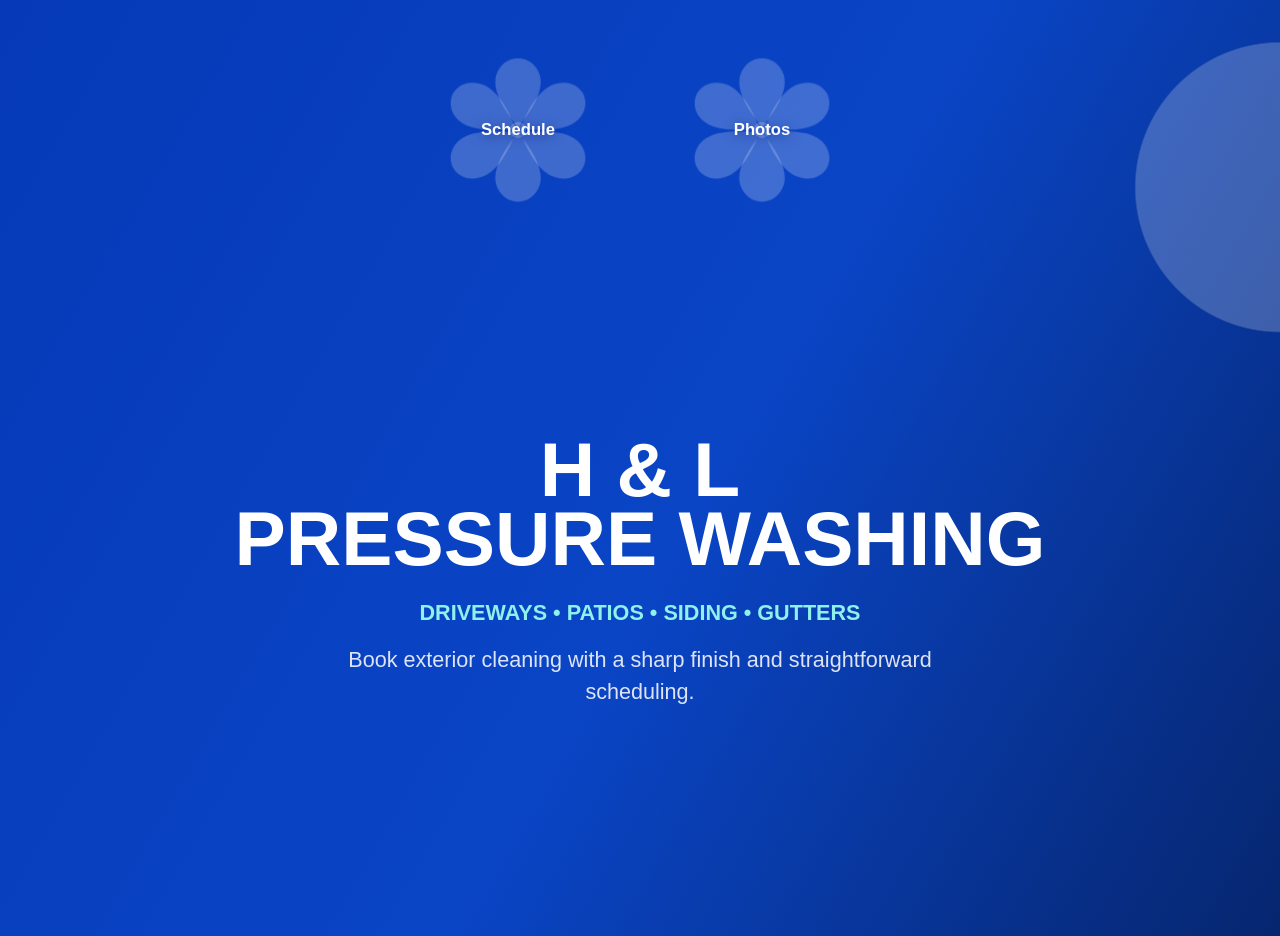
<file: projects/HL-PRESSURE-WASHING/index.html>
<!doctype html>
<html lang="en">
<head>
  <meta charset="utf-8">
  <meta name="viewport" content="width=device-width, initial-scale=1">
  <title>HL Pressure Washing</title>
  <link rel="stylesheet" href="assets/styles.css">
</head>
<body>
  <div class="site-shell">
    <header class="topbar landing-topbar">
      <nav class="icon-nav" aria-label="Main navigation">
        <a class="icon-link" href="schedule.html" aria-label="Go to scheduling">
          <svg class="droplet-logo" viewBox="0 0 128 128" aria-hidden="true">
            <path class="droplet-petal petal-1" d="M64 62C49 43 42 29 45 17 48 7 56 2 64 2s16 5 19 15c3 12-4 26-19 45Z"/>
            <path class="droplet-petal petal-2" d="M66 63c9-23 19-36 31-39 10-3 19 1 23 8s3 17-5 24c-9 8-25 9-49 7Z"/>
            <path class="droplet-petal petal-3" d="M66 66c24-2 40-1 49 7 8 7 9 17 5 24s-13 11-23 8c-12-3-22-16-31-39Z"/>
            <path class="droplet-petal petal-4" d="M64 66c15 19 22 33 19 45-3 10-11 15-19 15s-16-5-19-15c-3-12 4-26 19-45Z"/>
            <path class="droplet-petal petal-5" d="M62 66c-9 23-19 36-31 39-10 3-19-1-23-8s-3-17 5-24c9-8 25-9 49-7Z"/>
            <path class="droplet-petal petal-6" d="M62 63c-24 2-40 1-49-7-8-7-9-17-5-24s13-11 23-8c12 3 22 16 31 39Z"/>
            <circle cx="64" cy="64" r="7"/>
          </svg>
          <span>Schedule</span>
        </a>
        <a class="icon-link" href="work.html" aria-label="Go to photos">
          <svg class="droplet-logo" viewBox="0 0 128 128" aria-hidden="true">
            <path class="droplet-petal petal-1" d="M64 62C49 43 42 29 45 17 48 7 56 2 64 2s16 5 19 15c3 12-4 26-19 45Z"/>
            <path class="droplet-petal petal-2" d="M66 63c9-23 19-36 31-39 10-3 19 1 23 8s3 17-5 24c-9 8-25 9-49 7Z"/>
            <path class="droplet-petal petal-3" d="M66 66c24-2 40-1 49 7 8 7 9 17 5 24s-13 11-23 8c-12-3-22-16-31-39Z"/>
            <path class="droplet-petal petal-4" d="M64 66c15 19 22 33 19 45-3 10-11 15-19 15s-16-5-19-15c-3-12 4-26 19-45Z"/>
            <path class="droplet-petal petal-5" d="M62 66c-9 23-19 36-31 39-10 3-19-1-23-8s-3-17 5-24c9-8 25-9 49-7Z"/>
            <path class="droplet-petal petal-6" d="M62 63c-24 2-40 1-49-7-8-7-9-17-5-24s13-11 23-8c12 3 22 16 31 39Z"/>
            <circle cx="64" cy="64" r="7"/>
          </svg>
          <span>Photos</span>
        </a>
      </nav>
    </header>

    <main class="hero hero-simple">
      <section class="hero-copy hero-centered" aria-labelledby="home-title">
        <h1 id="home-title">
          <span>H &amp; L</span>
          <span>Pressure Washing</span>
        </h1>
        <p class="service-line">Driveways &bull; Patios &bull; Siding &bull; Gutters</p>
        <p class="hero-subcopy">Book exterior cleaning with a sharp finish and straightforward scheduling.</p>
      </section>
    </main>
  </div>

  <script src="assets/site.js"></script>
</body>
</html>
</file>
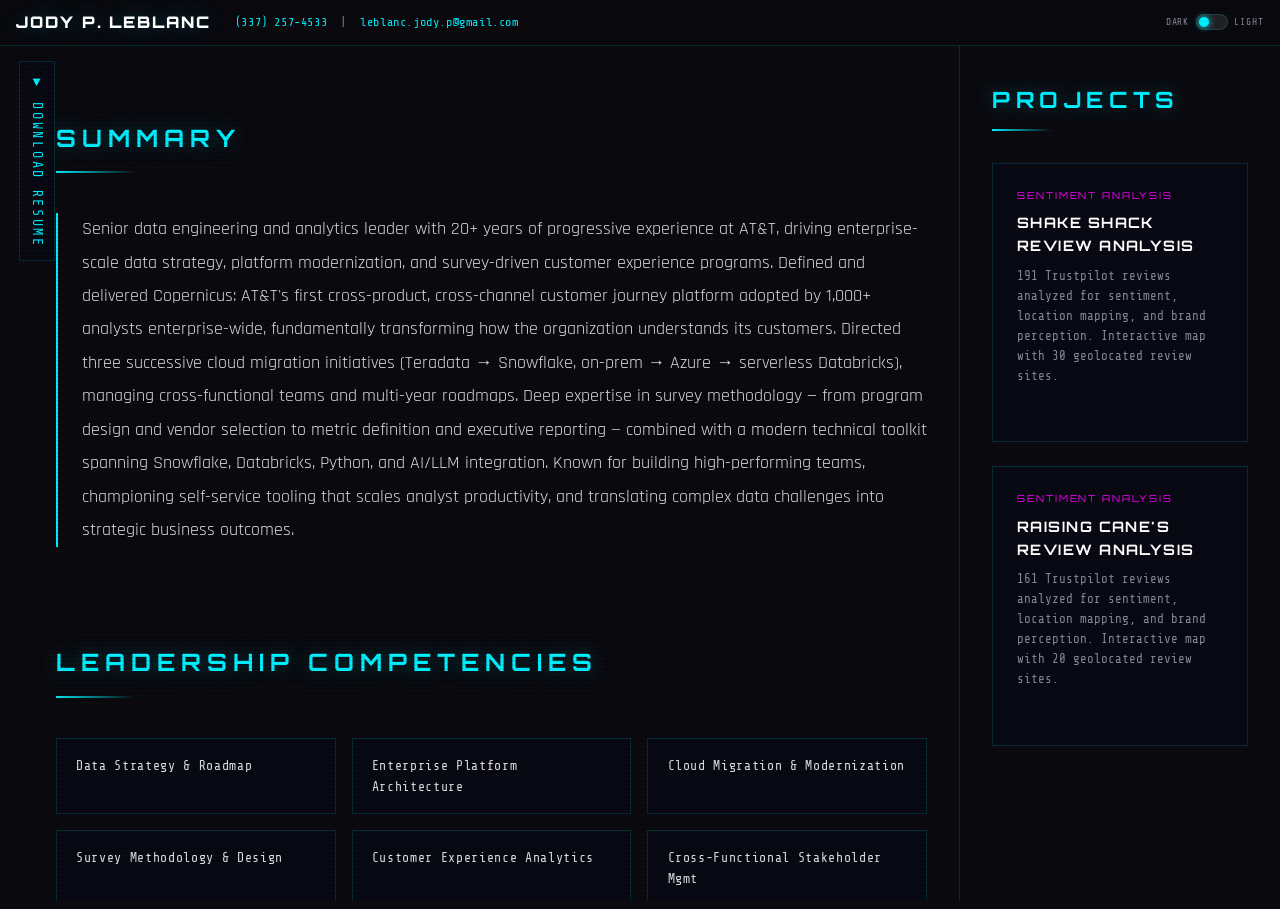
<file: projects/website/index.html>
<!DOCTYPE html>
<html lang="en">
<head>
    <meta charset="UTF-8">
    <meta name="viewport" content="width=device-width, initial-scale=1.0">
    <title>JODY P. LEBLANC</title>
    <style>
        @import url('https://fonts.googleapis.com/css2?family=Orbitron:wght@400;700;900&family=Rajdhani:wght@300;400;500;600;700&family=Share+Tech+Mono&display=swap');

        :root {
            --neon-cyan: #00f0ff;
            --neon-magenta: #ff00ff;
            --dark-bg: #0a0a0f;
            --card-bg: rgba(10, 10, 20, 0.85);
            --border-glow: rgba(0, 240, 255, 0.15);
            --text-primary: #e0e0e8;
            --text-dim: #888898;
        }

        body.light-mode {
            --neon-cyan: #0077aa;
            --neon-magenta: #aa0077;
            --dark-bg: #f0f0f5;
            --card-bg: rgba(255, 255, 255, 0.9);
            --border-glow: rgba(0, 119, 170, 0.2);
            --text-primary: #1a1a2e;
            --text-dim: #555566;
        }

        body.light-mode .top-bar { background: rgba(240, 240, 245, 0.95); }
        body.light-mode .top-bar h1 { color: #1a1a2e; }
        body.light-mode .project-card .card-title { color: #1a1a2e; }
        body.light-mode::after { display: none; }

        * { margin: 0; padding: 0; box-sizing: border-box; }

        html { scroll-behavior: smooth; }

        body {
            background: var(--dark-bg);
            color: var(--text-primary);
            font-family: 'Rajdhani', sans-serif;
            font-weight: 400;
            line-height: 1.6;
            overflow-x: hidden;
        }

        /* === SCANLINE OVERLAY === */
        body::after {
            content: '';
            position: fixed;
            top: 0; left: 0;
            width: 100%; height: 100%;
            background: repeating-linear-gradient(0deg, transparent, transparent 2px, rgba(0,0,0,0.03) 2px, rgba(0,0,0,0.03) 4px);
            pointer-events: none;
            z-index: 1000;
        }

        /* === TOP BAR === */
        .top-bar {
            position: fixed;
            top: 0; left: 0;
            width: 100%;
            z-index: 100;
            display: flex;
            flex-wrap: wrap;
            align-items: center;
            gap: 0.4rem 1.5rem;
            padding: 0.6rem 1rem;
            background: rgba(10, 10, 15, 0.92);
            backdrop-filter: blur(10px);
            border-bottom: 1px solid var(--border-glow);
        }

        .top-bar h1 {
            font-family: 'Orbitron', sans-serif;
            font-weight: 900;
            font-size: clamp(0.65rem, 1.4vw, 1rem);
            letter-spacing: 0.12em;
            color: #fff;
            text-shadow: 0 0 20px rgba(0, 240, 255, 0.3);
        }

        .top-bar .contact-line {
            font-family: 'Share Tech Mono', monospace;
            font-size: clamp(0.6rem, 1.2vw, 0.75rem);
            color: var(--text-dim);
            letter-spacing: 0.05em;
        }

        .top-bar .contact-line a {
            color: var(--neon-cyan);
            text-decoration: none;
            transition: text-shadow 0.3s;
        }

        .top-bar .contact-line a:hover {
            text-shadow: 0 0 10px var(--neon-cyan);
        }

        /* === LAYOUT === */
        .layout {
            display: flex;
            margin-top: 42px; /* top-bar height */
            height: calc(100vh - 42px);
        }

        /* === LEFT PANEL — RESUME === */
        .panel-resume {
            flex: 0 0 75%;
            border-right: 1px solid var(--border-glow);
        }

        .panel-resume iframe {
            width: 100%;
            height: 100%;
            border: none;
        }

        /* === RIGHT PANEL — PROJECTS === */
        .panel-projects {
            flex: 1;
            overflow-y: auto;
            padding: 2.5rem 2rem;
            min-width: 0;
        }

        .panel-projects::-webkit-scrollbar { width: 4px; }
        .panel-projects::-webkit-scrollbar-track { background: transparent; }
        .panel-projects::-webkit-scrollbar-thumb { background: rgba(0, 240, 255, 0.2); border-radius: 2px; }

        .projects-header {
            font-family: 'Orbitron', sans-serif;
            font-weight: 700;
            font-size: clamp(1rem, 2vw, 1.4rem);
            letter-spacing: 0.25em;
            color: var(--neon-cyan);
            text-shadow: 0 0 20px rgba(0, 240, 255, 0.3);
            margin-bottom: 2rem;
            padding-bottom: 0.8rem;
            position: relative;
        }

        .projects-header::after {
            content: '';
            position: absolute;
            bottom: 0; left: 0;
            width: 60px; height: 2px;
            background: linear-gradient(to right, var(--neon-cyan), transparent);
        }

        /* === PROJECT CARDS === */
        .project-card {
            display: block;
            background: var(--card-bg);
            border: 1px solid var(--border-glow);
            padding: 1.5rem;
            margin-bottom: 1.5rem;
            text-decoration: none;
            color: var(--text-primary);
            transition: all 0.3s;
            position: relative;
            overflow: hidden;
        }

        .project-card::before {
            content: '';
            position: absolute;
            top: 0; left: 0;
            width: 3px; height: 100%;
            background: var(--neon-cyan);
            opacity: 0;
            transition: opacity 0.3s;
        }

        .project-card:hover {
            border-color: rgba(0, 240, 255, 0.4);
            background: rgba(0, 240, 255, 0.04);
            transform: translateX(4px);
        }

        .project-card:hover::before { opacity: 1; }

        .project-card .card-tag {
            font-family: 'Orbitron', sans-serif;
            font-size: 0.6rem;
            letter-spacing: 0.2em;
            color: var(--neon-magenta);
            text-transform: uppercase;
            margin-bottom: 0.5rem;
        }

        .project-card .card-title {
            font-family: 'Orbitron', sans-serif;
            font-weight: 700;
            font-size: 0.9rem;
            letter-spacing: 0.1em;
            color: #fff;
            margin-bottom: 0.6rem;
        }

        .project-card .card-desc {
            font-family: 'Share Tech Mono', monospace;
            font-size: 0.78rem;
            color: var(--text-dim);
            line-height: 1.6;
        }

        .project-card .card-arrow {
            font-family: 'Share Tech Mono', monospace;
            font-size: 0.7rem;
            color: var(--neon-cyan);
            margin-top: 0.8rem;
            letter-spacing: 0.1em;
            opacity: 0;
            transition: opacity 0.3s;
        }

        .project-card:hover .card-arrow { opacity: 1; }



        /* === THEME TOGGLE === */
        .theme-toggle {
            margin-left: auto;
            display: flex;
            align-items: center;
            gap: 0.4rem;
        }

        .theme-toggle-label {
            font-family: 'Share Tech Mono', monospace;
            font-size: 0.6rem;
            letter-spacing: 0.1em;
            color: var(--text-dim);
        }

        .theme-toggle-switch {
            position: relative;
            width: 32px;
            height: 16px;
            cursor: pointer;
        }

        .theme-toggle-switch input {
            opacity: 0;
            width: 0;
            height: 0;
        }

        .theme-toggle-slider {
            position: absolute;
            top: 0; left: 0; right: 0; bottom: 0;
            background: rgba(255, 255, 255, 0.1);
            border: 1px solid var(--border-glow);
            border-radius: 16px;
            transition: all 0.3s;
        }

        .theme-toggle-slider::before {
            content: '';
            position: absolute;
            width: 10px;
            height: 10px;
            left: 2px;
            bottom: 2px;
            background: var(--neon-cyan);
            border-radius: 50%;
            transition: transform 0.3s;
            box-shadow: 0 0 6px var(--neon-cyan);
        }

        .theme-toggle-switch input:checked + .theme-toggle-slider {
            background: rgba(0, 119, 170, 0.15);
        }

        .theme-toggle-switch input:checked + .theme-toggle-slider::before {
            transform: translateX(16px);
        }

        /* === RESPONSIVE === */
        @media (max-width: 900px) {
            .layout {
                flex-direction: column;
                height: auto;
            }
            .panel-resume {
                flex: none;
                height: 65vh;
                border-right: none;
                border-bottom: 1px solid var(--border-glow);
            }
            .panel-projects {
                padding: 2rem 1.2rem;
            }
        }
    </style>
</head>
<body>

<div class="top-bar">
    <h1>JODY P. LEBLANC</h1>
    <div class="contact-line">
        <a href="tel:3372574533">(337) 257-4533</a> &nbsp;|&nbsp;
        <a href="mailto:leblanc.jody.p@gmail.com">leblanc.jody.p@gmail.com</a>
    </div>
    <div class="theme-toggle">
        <span class="theme-toggle-label">DARK</span>
        <label class="theme-toggle-switch">
            <input type="checkbox" id="themeSwitch">
            <span class="theme-toggle-slider"></span>
        </label>
        <span class="theme-toggle-label">LIGHT</span>
    </div>
</div>

<div class="layout">
    <div class="panel-resume">
        <iframe src="resume.html" title="Resume"></iframe>
    </div>
    <div class="panel-projects">
        <div class="projects-header">PROJECTS</div>

        <a href="shake-shack-report.html" class="project-card">
            <div class="card-tag">Sentiment Analysis</div>
            <div class="card-title">SHAKE SHACK REVIEW ANALYSIS</div>
            <div class="card-desc">191 Trustpilot reviews analyzed for sentiment, location mapping, and brand perception. Interactive map with 30 geolocated review sites.</div>
            <div class="card-arrow">&#9654; VIEW REPORT</div>
        </a>

        <a href="raising-canes-report.html" class="project-card">
            <div class="card-tag">Sentiment Analysis</div>
            <div class="card-title">RAISING CANE'S REVIEW ANALYSIS</div>
            <div class="card-desc">161 Trustpilot reviews analyzed for sentiment, location mapping, and brand perception. Interactive map with 20 geolocated review sites.</div>
            <div class="card-arrow">&#9654; VIEW REPORT</div>
        </a>
    </div>
</div>

<script>
const themeSwitch = document.getElementById('themeSwitch');
if (localStorage.getItem('theme') === 'light') {
    document.body.classList.add('light-mode');
    themeSwitch.checked = true;
}
themeSwitch.addEventListener('change', () => {
    document.body.classList.toggle('light-mode', themeSwitch.checked);
    localStorage.setItem('theme', themeSwitch.checked ? 'light' : 'dark');
    const iframe = document.querySelector('iframe');
    if (iframe && iframe.contentDocument) {
        iframe.contentDocument.body.classList.toggle('light-mode', themeSwitch.checked);
    }
});
const iframe = document.querySelector('iframe');
if (iframe) {
    iframe.addEventListener('load', () => {
        if (localStorage.getItem('theme') === 'light' && iframe.contentDocument) {
            iframe.contentDocument.body.classList.add('light-mode');
        }
    });
}
</script>
</body>
</html>
</file>
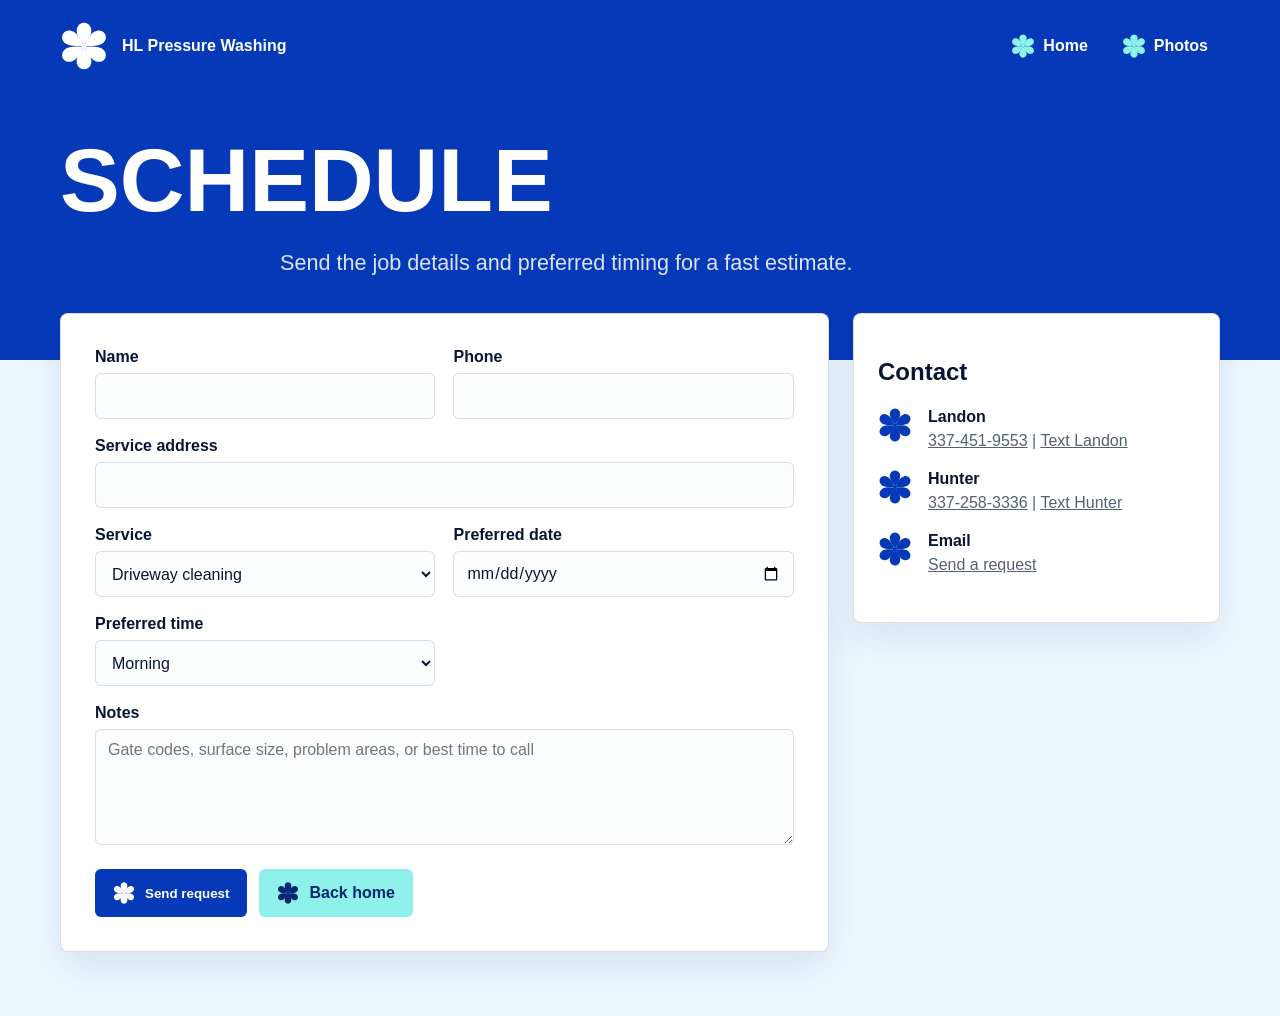
<file: projects/HL-PRESSURE-WASHING/schedule.html>
<!doctype html>
<html lang="en">
<head>
  <meta charset="utf-8">
  <meta name="viewport" content="width=device-width, initial-scale=1">
  <title>Schedule | HL Pressure Washing</title>
  <link rel="stylesheet" href="assets/styles.css">
</head>
<body>
  <div class="page-shell">
    <header class="topbar">
      <a class="brand" href="index.html" aria-label="HL Pressure Washing home">
        <span class="brand-mark" aria-hidden="true"><svg><use href="assets/hl-burst.svg#burst"></use></svg></span>
        <span>HL Pressure Washing</span>
      </a>
      <nav class="nav" aria-label="Main navigation">
        <a class="nav-link" href="index.html">
          <svg aria-hidden="true"><use href="assets/hl-burst.svg#burst"></use></svg>
          Home
        </a>
        <a class="nav-link" href="work.html">
          <svg aria-hidden="true"><use href="assets/hl-burst.svg#burst"></use></svg>
          Photos
        </a>
      </nav>
    </header>

    <main>
      <section class="page-title" aria-labelledby="schedule-title">
        <h1 id="schedule-title">Schedule</h1>
        <p>Send the job details and preferred timing for a fast estimate.</p>
      </section>

      <section class="page-grid">
        <form class="form-panel" id="schedule-request-form" action="mailto:hlpressurwashing@gmail.com,landon.paul.leblanc@gmail.com,moralfamily@gmail.com" method="post" enctype="text/plain">
          <div class="form-grid">
            <div class="field">
              <label for="name">Name</label>
              <input id="name" name="name" autocomplete="name" required>
            </div>
            <div class="field">
              <label for="phone">Phone</label>
              <input id="phone" name="phone" autocomplete="tel" required>
            </div>
            <div class="field full">
              <label for="address">Service address</label>
              <input id="address" name="address" autocomplete="street-address">
            </div>
            <div class="field">
              <label for="service">Service</label>
              <select id="service" name="service">
                <option>Driveway cleaning</option>
                <option>Patio cleaning</option>
                <option>Siding wash</option>
                <option>Gutter cleaning</option>
                <option>Full exterior wash</option>
              </select>
            </div>
            <div class="field">
              <label for="date">Preferred date</label>
              <input id="date" name="preferred_date" type="date">
            </div>
            <div class="field">
              <label for="time">Preferred time</label>
              <select id="time" name="preferred_time">
                <option>Morning</option>
                <option>Afternoon</option>
                <option>Evening</option>
                <option>First available</option>
              </select>
            </div>
            <div class="field full">
              <label for="notes">Notes</label>
              <textarea id="notes" name="notes" placeholder="Gate codes, surface size, problem areas, or best time to call"></textarea>
            </div>
          </div>
          <div class="page-actions">
            <button class="button" type="submit">
              <svg aria-hidden="true"><use href="assets/hl-burst.svg#burst"></use></svg>
              Send request
            </button>
            <a class="button secondary" href="index.html">
              <svg aria-hidden="true"><use href="assets/hl-burst.svg#burst"></use></svg>
              Back home
            </a>
          </div>
        </form>

        <aside class="info-panel">
          <h2>Contact</h2>
          <div class="info-list">
            <div class="info-item">
              <button class="burst-button" type="button" aria-label="Spin icon for Landon contact"><svg aria-hidden="true"><use href="assets/hl-burst.svg#burst"></use></svg></button>
              <div><strong>Landon</strong><p><a href="tel:+13374519553">337-451-9553</a> | <a href="sms:+13374519553">Text Landon</a></p></div>
            </div>
            <div class="info-item">
              <button class="burst-button" type="button" aria-label="Spin icon for Hunter contact"><svg aria-hidden="true"><use href="assets/hl-burst.svg#burst"></use></svg></button>
              <div><strong>Hunter</strong><p><a href="tel:+13372583336">337-258-3336</a> | <a href="sms:+13372583336">Text Hunter</a></p></div>
            </div>
            <div class="info-item">
              <button class="burst-button" type="button" aria-label="Spin icon for email contact"><svg aria-hidden="true"><use href="assets/hl-burst.svg#burst"></use></svg></button>
              <div><strong>Email</strong><p><a href="mailto:hlpressurwashing@gmail.com,landon.paul.leblanc@gmail.com,moralfamily@gmail.com">Send a request</a></p></div>
            </div>
          </div>
        </aside>
      </section>
    </main>
  </div>

  <script src="assets/site.js"></script>
</body>
</html>
</file>
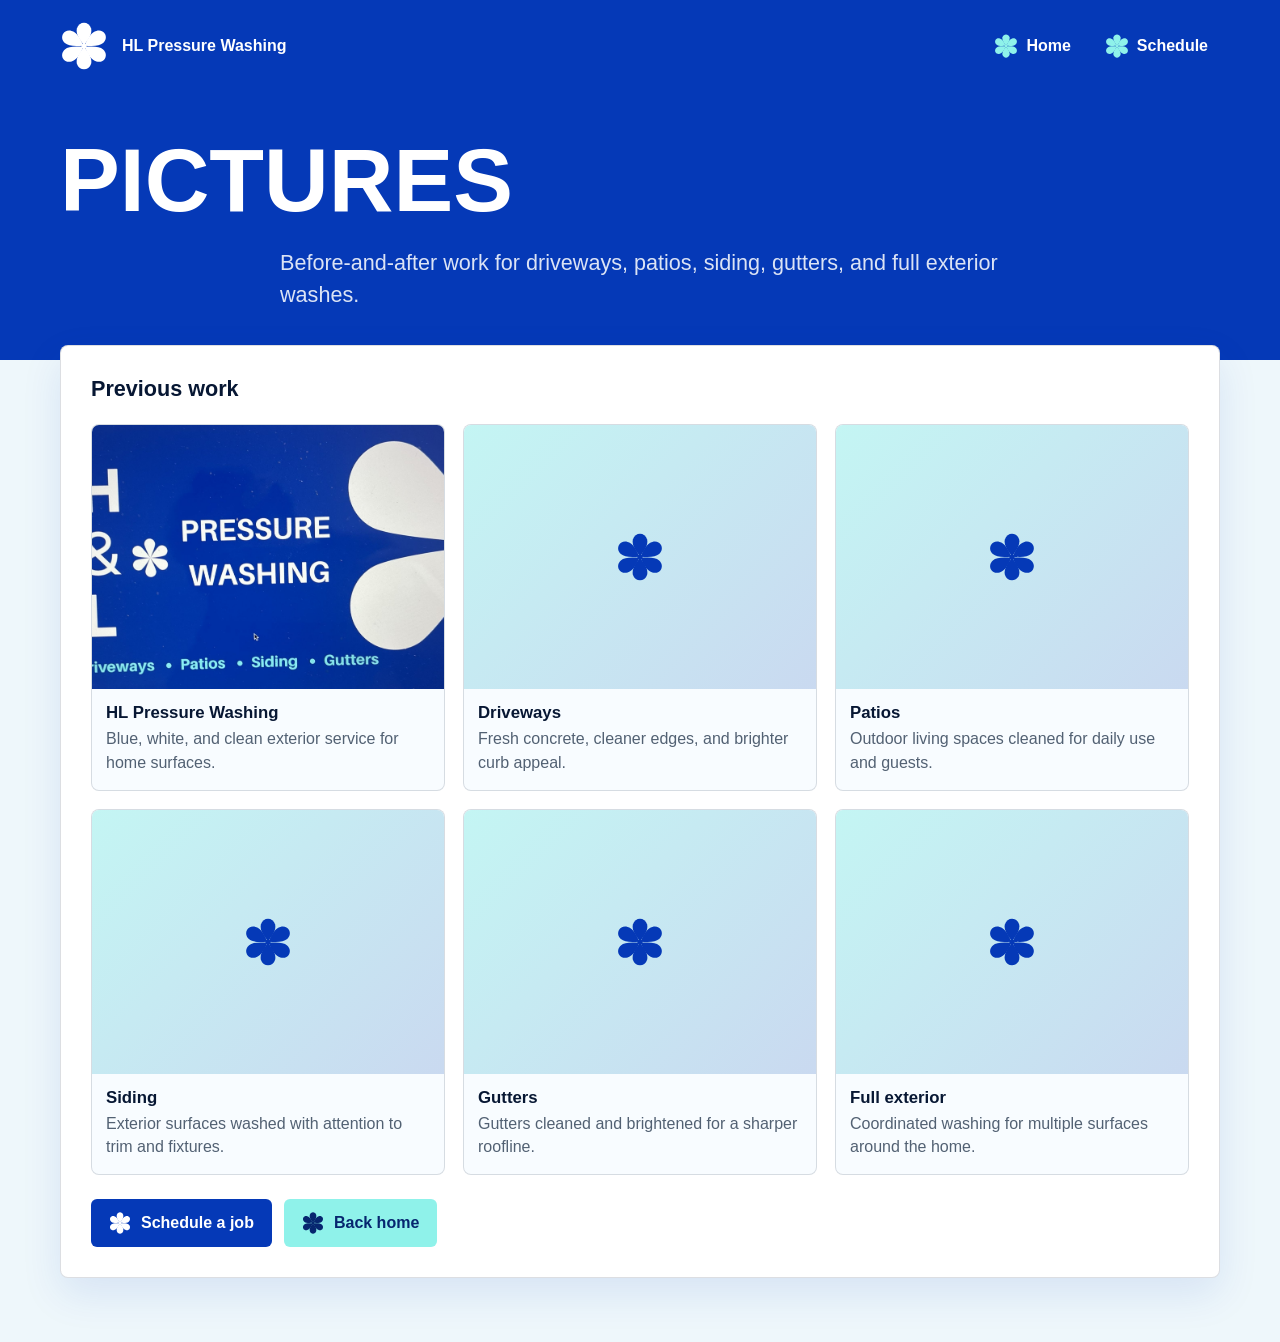
<file: projects/HL-PRESSURE-WASHING/work.html>
<!doctype html>
<html lang="en">
<head>
  <meta charset="utf-8">
  <meta name="viewport" content="width=device-width, initial-scale=1">
  <title>Pictures | HL Pressure Washing</title>
  <link rel="stylesheet" href="assets/styles.css">
</head>
<body>
  <div class="page-shell">
    <header class="topbar">
      <a class="brand" href="index.html" aria-label="HL Pressure Washing home">
        <span class="brand-mark" aria-hidden="true"><svg><use href="assets/hl-burst.svg#burst"></use></svg></span>
        <span>HL Pressure Washing</span>
      </a>
      <nav class="nav" aria-label="Main navigation">
        <a class="nav-link" href="index.html">
          <svg aria-hidden="true"><use href="assets/hl-burst.svg#burst"></use></svg>
          Home
        </a>
        <a class="nav-link" href="schedule.html">
          <svg aria-hidden="true"><use href="assets/hl-burst.svg#burst"></use></svg>
          Schedule
        </a>
      </nav>
    </header>

    <main>
      <section class="page-title" aria-labelledby="pictures-title">
        <h1 id="pictures-title">Pictures</h1>
        <p>Before-and-after work for driveways, patios, siding, gutters, and full exterior washes.</p>
      </section>

      <section class="gallery-wrap">
        <div class="gallery-section">
          <h2>Previous work</h2>
          <div class="gallery-grid">
            <article class="work-card">
              <img src="assets/hl-pressure-washing-sign.jpg" alt="HL Pressure Washing sign used as brand reference">
              <h3>HL Pressure Washing</h3>
              <p>Blue, white, and clean exterior service for home surfaces.</p>
            </article>
            <article class="work-card">
              <div class="work-placeholder">
                <button class="burst-button" type="button" aria-label="Spin driveway gallery icon">
                  <svg aria-hidden="true"><use href="assets/hl-burst.svg#burst"></use></svg>
                </button>
              </div>
              <h3>Driveways</h3>
              <p>Fresh concrete, cleaner edges, and brighter curb appeal.</p>
            </article>
            <article class="work-card">
              <div class="work-placeholder">
                <button class="burst-button" type="button" aria-label="Spin patio gallery icon">
                  <svg aria-hidden="true"><use href="assets/hl-burst.svg#burst"></use></svg>
                </button>
              </div>
              <h3>Patios</h3>
              <p>Outdoor living spaces cleaned for daily use and guests.</p>
            </article>
            <article class="work-card">
              <div class="work-placeholder">
                <button class="burst-button" type="button" aria-label="Spin siding gallery icon">
                  <svg aria-hidden="true"><use href="assets/hl-burst.svg#burst"></use></svg>
                </button>
              </div>
              <h3>Siding</h3>
              <p>Exterior surfaces washed with attention to trim and fixtures.</p>
            </article>
            <article class="work-card">
              <div class="work-placeholder">
                <button class="burst-button" type="button" aria-label="Spin gutter gallery icon">
                  <svg aria-hidden="true"><use href="assets/hl-burst.svg#burst"></use></svg>
                </button>
              </div>
              <h3>Gutters</h3>
              <p>Gutters cleaned and brightened for a sharper roofline.</p>
            </article>
            <article class="work-card">
              <div class="work-placeholder">
                <button class="burst-button" type="button" aria-label="Spin full wash gallery icon">
                  <svg aria-hidden="true"><use href="assets/hl-burst.svg#burst"></use></svg>
                </button>
              </div>
              <h3>Full exterior</h3>
              <p>Coordinated washing for multiple surfaces around the home.</p>
            </article>
          </div>
          <div class="page-actions">
            <a class="button" href="schedule.html">
              <svg aria-hidden="true"><use href="assets/hl-burst.svg#burst"></use></svg>
              Schedule a job
            </a>
            <a class="button secondary" href="index.html">
              <svg aria-hidden="true"><use href="assets/hl-burst.svg#burst"></use></svg>
              Back home
            </a>
          </div>
        </div>
      </section>
    </main>
  </div>

  <script src="assets/site.js"></script>
</body>
</html>
</file>
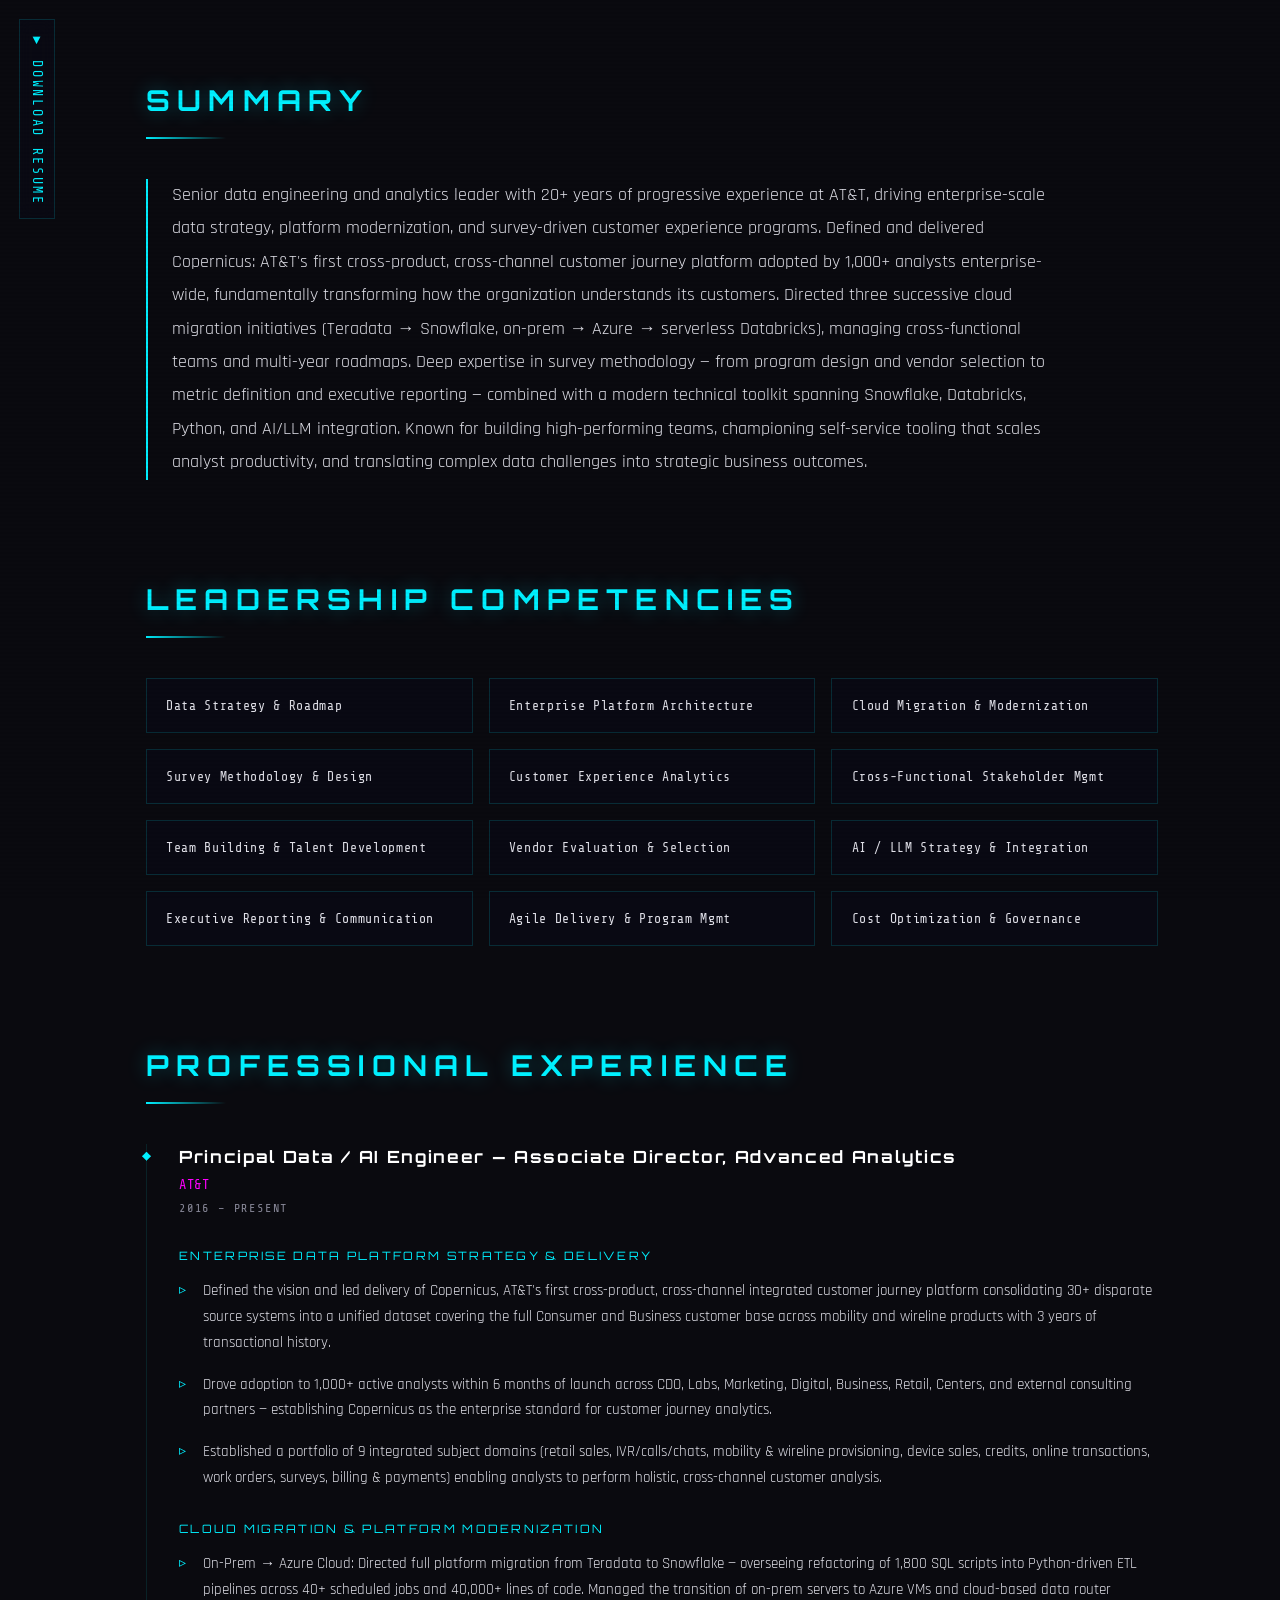
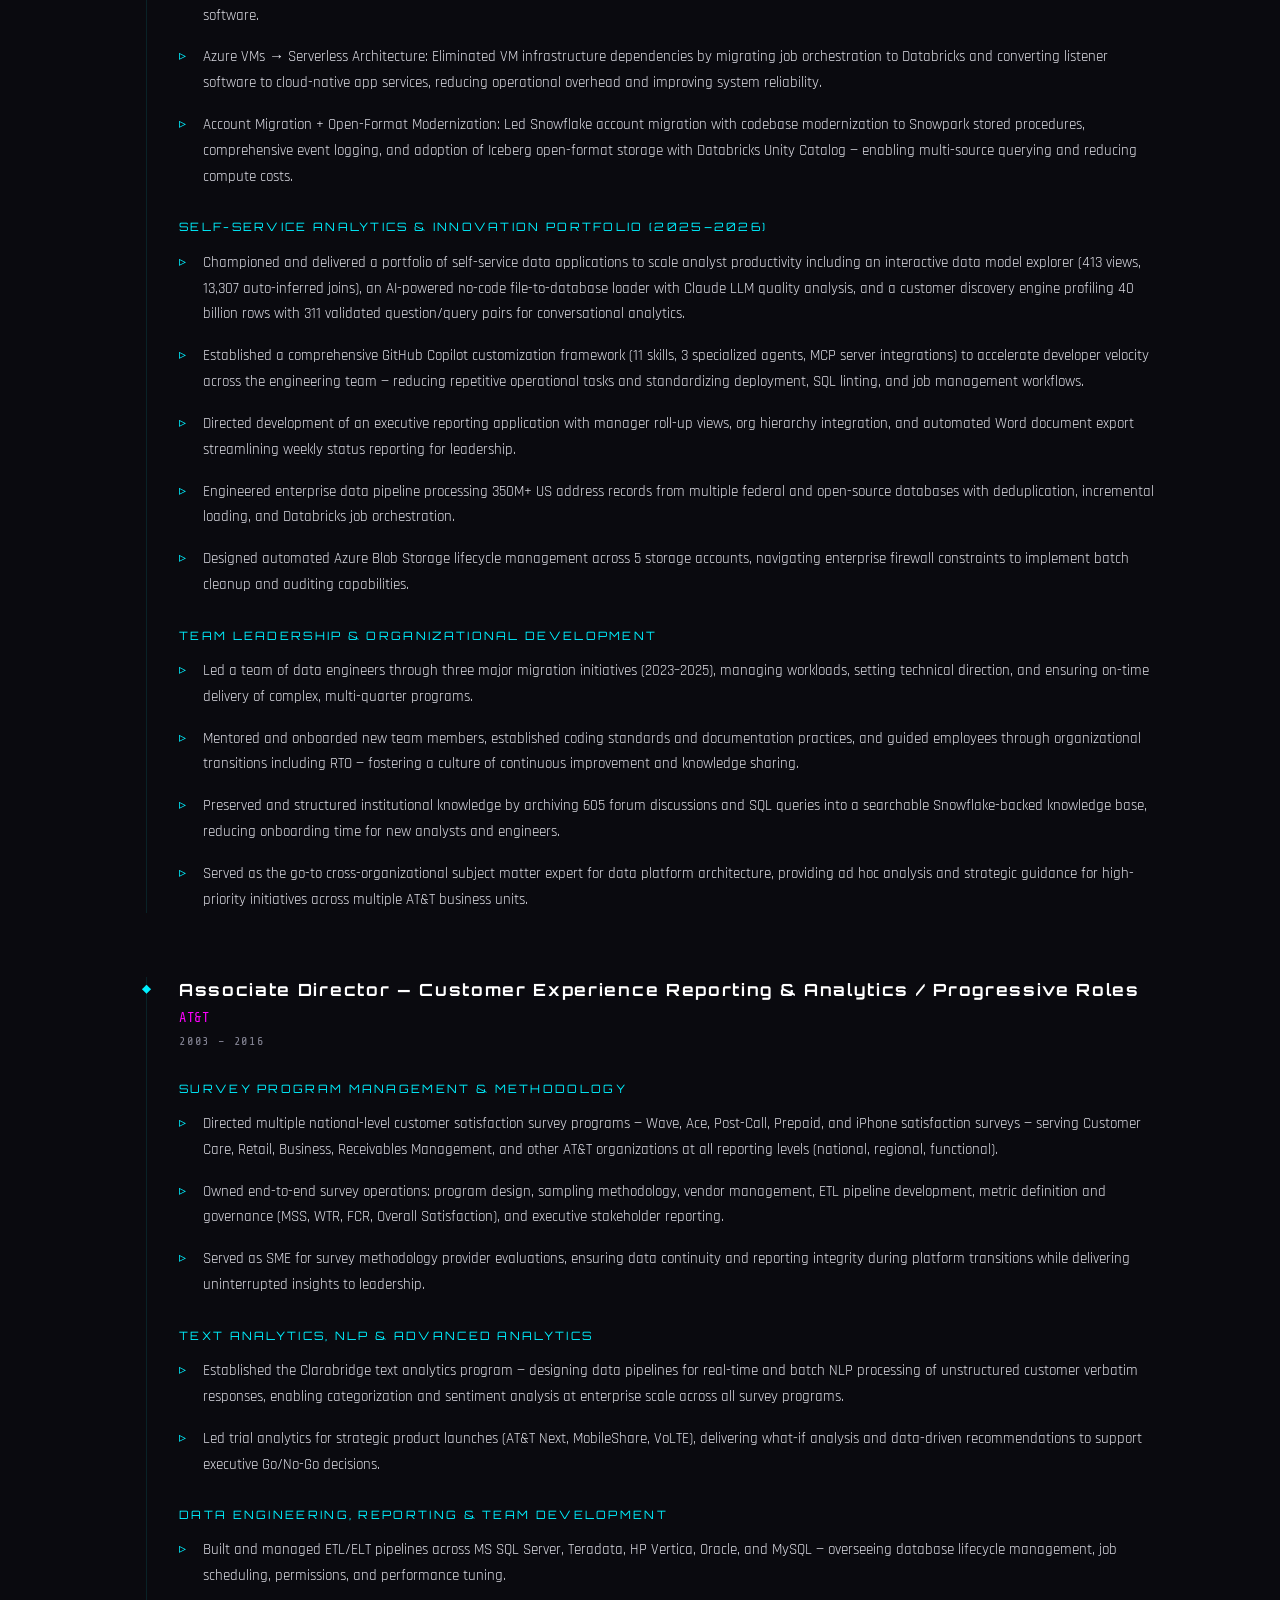
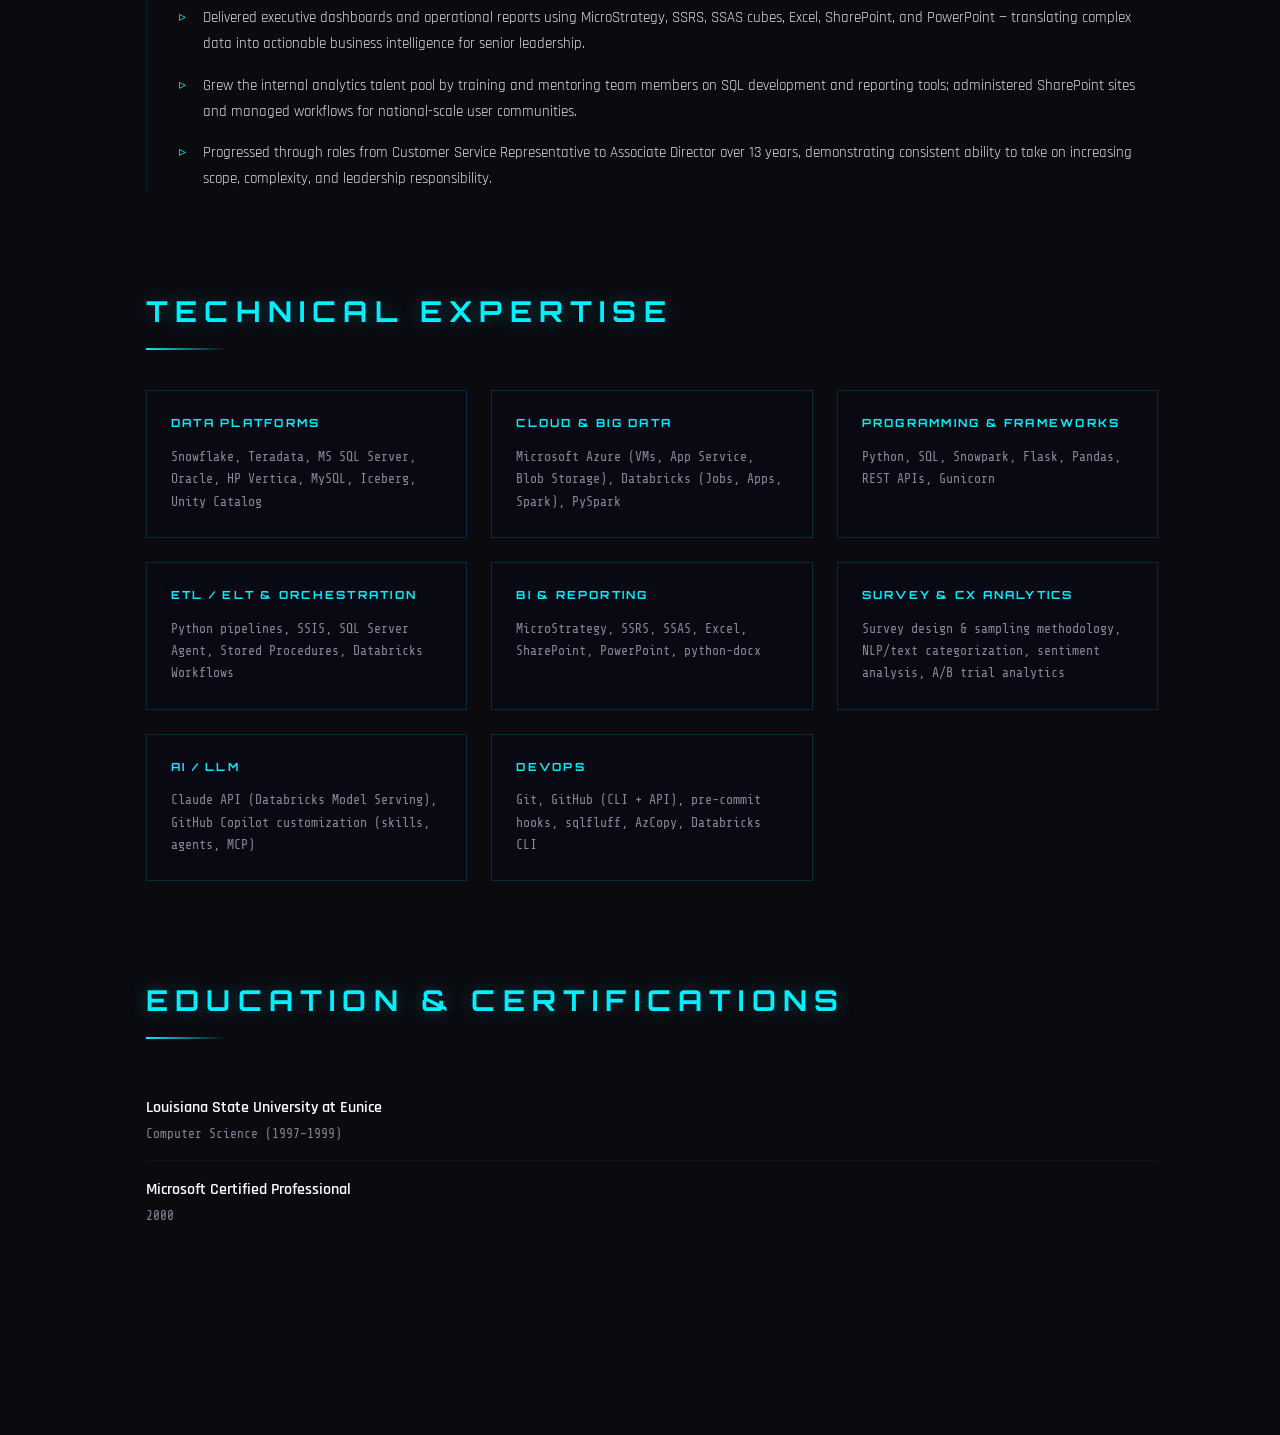
<file: projects/website/resume.html>
<!DOCTYPE html>
<html lang="en">
<head>
    <meta charset="UTF-8">
    <meta name="viewport" content="width=device-width, initial-scale=1.0">
    <title>JODY P. LEBLANC — Resume</title>
    <style>
        @import url('https://fonts.googleapis.com/css2?family=Orbitron:wght@400;700;900&family=Rajdhani:wght@300;400;500;600;700&family=Share+Tech+Mono&display=swap');

        :root {
            --neon-cyan: #00f0ff;
            --neon-magenta: #ff00ff;
            --neon-blue: #4040ff;
            --dark-bg: #0a0a0f;
            --card-bg: rgba(10, 10, 20, 0.85);
            --border-glow: rgba(0, 240, 255, 0.15);
            --text-primary: #e0e0e8;
            --text-dim: #888898;
        }

        body.light-mode {
            --neon-cyan: #0077aa;
            --neon-magenta: #aa0077;
            --neon-blue: #2020aa;
            --dark-bg: #f0f0f5;
            --card-bg: rgba(255, 255, 255, 0.9);
            --border-glow: rgba(0, 119, 170, 0.2);
            --text-primary: #1a1a2e;
            --text-dim: #555566;
        }

        body.light-mode .role-title,
        body.light-mode .resume-header h1,
        body.light-mode .edu-title { color: #1a1a2e; }

        body.light-mode::after { display: none; }

        * { margin: 0; padding: 0; box-sizing: border-box; }

        html {
            scroll-behavior: smooth;
        }

        body {
            background: var(--dark-bg);
            color: var(--text-primary);
            font-family: 'Rajdhani', sans-serif;
            font-weight: 400;
            line-height: 1.6;
            overflow-x: hidden;
        }

        /* === SCANLINE OVERLAY === */
        body::after {
            content: '';
            position: fixed;
            top: 0; left: 0;
            width: 100%; height: 100%;
            background: repeating-linear-gradient(
                0deg,
                transparent,
                transparent 2px,
                rgba(0, 0, 0, 0.03) 2px,
                rgba(0, 0, 0, 0.03) 4px
            );
            pointer-events: none;
            z-index: 1000;
        }

        /* === HEADER === */
        .resume-header {
            text-align: center;
            padding: 4rem 2rem 3rem;
            position: relative;
            z-index: 1;
        }

        .resume-header h1 {
            font-family: 'Orbitron', sans-serif;
            font-weight: 900;
            font-size: clamp(1.6rem, 3.5vw, 2.6rem);
            letter-spacing: 0.2em;
            color: #fff;
            text-shadow: 0 0 40px rgba(0, 240, 255, 0.3);
        }

        .resume-header .subtitle {
            font-family: 'Share Tech Mono', monospace;
            font-size: clamp(0.65rem, 1.2vw, 0.9rem);
            color: var(--neon-cyan);
            letter-spacing: 0.4em;
            margin-top: 0.5rem;
        }

        .resume-header .contact-line {
            font-family: 'Share Tech Mono', monospace;
            font-size: 0.8rem;
            color: var(--text-dim);
            margin-top: 1rem;
            letter-spacing: 0.1em;
        }

        .resume-header .contact-line a {
            color: var(--neon-cyan);
            text-decoration: none;
            transition: text-shadow 0.3s;
        }

        .resume-header .contact-line a:hover {
            text-shadow: 0 0 10px var(--neon-cyan);
        }

        .back-link {
            display: inline-block;
            margin-top: 1.5rem;
            font-family: 'Share Tech Mono', monospace;
            font-size: 0.75rem;
            color: var(--text-dim);
            text-decoration: none;
            letter-spacing: 0.15em;
            transition: color 0.3s, text-shadow 0.3s;
        }

        .back-link:hover {
            color: var(--neon-cyan);
            text-shadow: 0 0 10px var(--neon-cyan);
        }

        /* === SECTIONS === */
        .content {
            position: relative;
            z-index: 1;
            max-width: 1100px;
            margin: 0 auto;
            padding: 0 2rem 6rem 3.5rem;
        }

        section {
            margin-bottom: 6rem;
        }

        .section-label {
            font-family: 'Orbitron', sans-serif;
            font-weight: 700;
            font-size: clamp(1.2rem, 2.5vw, 1.8rem);
            letter-spacing: 0.25em;
            color: var(--neon-cyan);
            text-shadow: 0 0 20px rgba(0, 240, 255, 0.3);
            margin-bottom: 2.5rem;
            position: relative;
            padding-bottom: 1rem;
        }

        .section-label::after {
            content: '';
            position: absolute;
            bottom: 0;
            left: 0;
            width: 80px;
            height: 2px;
            background: linear-gradient(to right, var(--neon-cyan), transparent);
        }

        /* === EXECUTIVE SUMMARY === */
        .summary-text {
            font-size: 1.1rem;
            line-height: 1.9;
            color: var(--text-primary);
            border-left: 2px solid var(--neon-cyan);
            padding-left: 1.5rem;
            max-width: 900px;
        }

        /* === COMPETENCY GRID === */
        .competencies {
            display: grid;
            grid-template-columns: repeat(auto-fit, minmax(260px, 1fr));
            gap: 1rem;
        }

        .competency-item {
            background: var(--card-bg);
            border: 1px solid var(--border-glow);
            padding: 1rem 1.2rem;
            font-family: 'Share Tech Mono', monospace;
            font-size: 0.82rem;
            letter-spacing: 0.05em;
            color: var(--text-primary);
            transition: all 0.3s;
            position: relative;
            overflow: hidden;
        }

        .competency-item::before {
            content: '';
            position: absolute;
            top: 0; left: 0;
            width: 3px; height: 100%;
            background: var(--neon-cyan);
            opacity: 0;
            transition: opacity 0.3s;
        }

        .competency-item:hover {
            border-color: rgba(0, 240, 255, 0.4);
            background: rgba(0, 240, 255, 0.05);
            transform: translateX(4px);
        }

        .competency-item:hover::before {
            opacity: 1;
        }

        /* === EXPERIENCE === */
        .role-block {
            position: relative;
            margin-bottom: 4rem;
            padding-left: 2rem;
            border-left: 1px solid rgba(0, 240, 255, 0.1);
        }

        .role-block::before {
            content: '';
            position: absolute;
            top: 0.5rem;
            left: -5px;
            width: 9px; height: 9px;
            background: var(--neon-cyan);
            box-shadow: 0 0 10px var(--neon-cyan);
            clip-path: polygon(50% 0%, 100% 50%, 50% 100%, 0% 50%);
        }

        .role-title {
            font-family: 'Orbitron', sans-serif;
            font-weight: 700;
            font-size: 1.05rem;
            letter-spacing: 0.1em;
            color: #fff;
        }

        .role-org {
            font-family: 'Share Tech Mono', monospace;
            font-size: 0.85rem;
            color: var(--neon-magenta);
            letter-spacing: 0.05em;
            margin-top: 0.2rem;
        }

        .role-date {
            font-family: 'Share Tech Mono', monospace;
            font-size: 0.75rem;
            color: var(--text-dim);
            letter-spacing: 0.15em;
            margin-top: 0.2rem;
        }

        .role-category {
            font-family: 'Orbitron', sans-serif;
            font-size: 0.72rem;
            letter-spacing: 0.2em;
            color: var(--neon-cyan);
            margin-top: 1.8rem;
            margin-bottom: 0.8rem;
            text-transform: uppercase;
        }

        .role-bullets {
            list-style: none;
            padding: 0;
        }

        .role-bullets li {
            position: relative;
            padding-left: 1.5rem;
            margin-bottom: 1rem;
            font-size: 0.95rem;
            line-height: 1.7;
            color: var(--text-primary);
        }

        .role-bullets li::before {
            content: '▹';
            position: absolute;
            left: 0;
            color: var(--neon-cyan);
            font-size: 0.9rem;
        }

        /* === TECH GRID === */
        .tech-grid {
            display: grid;
            grid-template-columns: repeat(auto-fit, minmax(300px, 1fr));
            gap: 1.5rem;
        }

        .tech-card {
            background: var(--card-bg);
            border: 1px solid var(--border-glow);
            padding: 1.5rem;
            transition: all 0.3s;
        }

        .tech-card:hover {
            border-color: rgba(0, 240, 255, 0.4);
            box-shadow: 0 0 30px rgba(0, 240, 255, 0.05);
        }

        .tech-card h3 {
            font-family: 'Orbitron', sans-serif;
            font-size: 0.7rem;
            letter-spacing: 0.2em;
            color: var(--neon-cyan);
            margin-bottom: 0.8rem;
        }

        .tech-card p {
            font-family: 'Share Tech Mono', monospace;
            font-size: 0.82rem;
            color: var(--text-dim);
            line-height: 1.7;
        }

        /* === EDUCATION === */
        .edu-item {
            padding: 1rem 0;
            border-bottom: 1px solid rgba(0, 240, 255, 0.06);
        }

        .edu-item:last-child {
            border-bottom: none;
        }

        .edu-item .edu-title {
            font-family: 'Rajdhani', sans-serif;
            font-weight: 600;
            font-size: 1rem;
            color: #fff;
        }

        .edu-item .edu-detail {
            font-family: 'Share Tech Mono', monospace;
            font-size: 0.8rem;
            color: var(--text-dim);
            margin-top: 0.2rem;
        }

        /* === ANIMATIONS === */
        @keyframes fadeUp {
            from { opacity: 0; transform: translateY(20px); }
            to { opacity: 1; transform: translateY(0); }
        }

        .reveal {
            opacity: 0;
            transform: translateY(40px);
            transition: opacity 0.8s ease, transform 0.8s ease;
        }

        .reveal.visible {
            opacity: 1;
            transform: translateY(0);
        }

        /* === RESPONSIVE === */
        @media (max-width: 768px) {
            .content { padding: 0 1.2rem 4rem 3.5rem; }
            .role-block { padding-left: 1.2rem; }
        }

        /* === MOBILE HEADER WRAPPER === */
        .mobile-header {
            position: relative;
        }

        /* === FIXED DOWNLOAD LINK === */
        .pdf-download {
            position: fixed;
            left: 1.2rem;
            top: 1.2rem;
            z-index: 100;
            writing-mode: vertical-rl;
            text-orientation: mixed;
            font-family: 'Share Tech Mono', monospace;
            font-size: 0.84rem;
            letter-spacing: 0.2em;
            color: var(--neon-cyan);
            text-decoration: none;
            padding: 0.8rem 0.4rem;
            border: 1px solid var(--border-glow);
            background: rgba(10, 10, 20, 0.9);
            backdrop-filter: blur(10px);
            transition: all 0.3s;
        }

        .pdf-download.scrolled {
            opacity: 0.25;
        }

        .pdf-download:hover {
            opacity: 1 !important;
            border-color: rgba(0, 240, 255, 0.5);
            text-shadow: 0 0 10px var(--neon-cyan);
            background: rgba(0, 240, 255, 0.08);
        }

        @media (max-width: 480px) {
            .competencies { grid-template-columns: 1fr; }
            .tech-grid { grid-template-columns: 1fr; }
            .pdf-download {
                position: static;
                display: block;
                writing-mode: horizontal-tb;
                text-orientation: initial;
                text-align: right;
                font-size: 0.7rem;
                padding: 1rem 1.2rem 0;
                letter-spacing: 0.1em;
                background: none;
                border: none;
                backdrop-filter: none;
                box-shadow: none;
                opacity: 1 !important;
            }
            .content { padding: 0 1.2rem 4rem; }
        }
    </style>
</head>
<body>

<div class="mobile-header">
    <a href="Jody_LeBlanc_Resume.pdf" download class="pdf-download">&#9660; DOWNLOAD RESUME</a>
</div>

<div class="content">

    <br><br><br>

    <!-- SUMMARY -->
    <section id="summary" class="reveal">
        <div class="section-label">SUMMARY</div>
        <p class="summary-text">
            Senior data engineering and analytics leader with 20+ years of progressive experience at AT&amp;T, driving enterprise-scale data strategy, platform modernization, and survey-driven customer experience programs. Defined and delivered Copernicus: AT&amp;T's first cross-product, cross-channel customer journey platform adopted by 1,000+ analysts enterprise-wide, fundamentally transforming how the organization understands its customers. Directed three successive cloud migration initiatives (Teradata &rarr; Snowflake, on-prem &rarr; Azure &rarr; serverless Databricks), managing cross-functional teams and multi-year roadmaps. Deep expertise in survey methodology — from program design and vendor selection to metric definition and executive reporting — combined with a modern technical toolkit spanning Snowflake, Databricks, Python, and AI/LLM integration. Known for building high-performing teams, championing self-service tooling that scales analyst productivity, and translating complex data challenges into strategic business outcomes.
        </p>
    </section>

    <!-- LEADERSHIP COMPETENCIES -->
    <section id="competencies" class="reveal">
        <div class="section-label">LEADERSHIP COMPETENCIES</div>
        <div class="competencies">
            <div class="competency-item">Data Strategy &amp; Roadmap</div>
            <div class="competency-item">Enterprise Platform Architecture</div>
            <div class="competency-item">Cloud Migration &amp; Modernization</div>
            <div class="competency-item">Survey Methodology &amp; Design</div>
            <div class="competency-item">Customer Experience Analytics</div>
            <div class="competency-item">Cross-Functional Stakeholder Mgmt</div>
            <div class="competency-item">Team Building &amp; Talent Development</div>
            <div class="competency-item">Vendor Evaluation &amp; Selection</div>
            <div class="competency-item">AI / LLM Strategy &amp; Integration</div>
            <div class="competency-item">Executive Reporting &amp; Communication</div>
            <div class="competency-item">Agile Delivery &amp; Program Mgmt</div>
            <div class="competency-item">Cost Optimization &amp; Governance</div>
        </div>
    </section>

    <!-- PROFESSIONAL EXPERIENCE -->
    <section id="experience" class="reveal">
        <div class="section-label">PROFESSIONAL EXPERIENCE</div>

        <!-- Role 1 -->
        <div class="role-block">
            <div class="role-title">Principal Data / AI Engineer — Associate Director, Advanced Analytics</div>
            <div class="role-org">AT&amp;T</div>
            <div class="role-date">2016 – PRESENT</div>

            <div class="role-category">Enterprise Data Platform Strategy &amp; Delivery</div>
            <ul class="role-bullets">
                <li>Defined the vision and led delivery of Copernicus, AT&amp;T's first cross-product, cross-channel integrated customer journey platform consolidating 30+ disparate source systems into a unified dataset covering the full Consumer and Business customer base across mobility and wireline products with 3 years of transactional history.</li>
                <li>Drove adoption to 1,000+ active analysts within 6 months of launch across CDO, Labs, Marketing, Digital, Business, Retail, Centers, and external consulting partners — establishing Copernicus as the enterprise standard for customer journey analytics.</li>
                <li>Established a portfolio of 9 integrated subject domains (retail sales, IVR/calls/chats, mobility &amp; wireline provisioning, device sales, credits, online transactions, work orders, surveys, billing &amp; payments) enabling analysts to perform holistic, cross-channel customer analysis.</li>
            </ul>

            <div class="role-category">Cloud Migration &amp; Platform Modernization</div>
            <ul class="role-bullets">
                <li>On-Prem &rarr; Azure Cloud: Directed full platform migration from Teradata to Snowflake — overseeing refactoring of 1,800 SQL scripts into Python-driven ETL pipelines across 40+ scheduled jobs and 40,000+ lines of code. Managed the transition of on-prem servers to Azure VMs and cloud-based data router software.</li>
                <li>Azure VMs &rarr; Serverless Architecture: Eliminated VM infrastructure dependencies by migrating job orchestration to Databricks and converting listener software to cloud-native app services, reducing operational overhead and improving system reliability.</li>
                <li>Account Migration + Open-Format Modernization: Led Snowflake account migration with codebase modernization to Snowpark stored procedures, comprehensive event logging, and adoption of Iceberg open-format storage with Databricks Unity Catalog — enabling multi-source querying and reducing compute costs.</li>
            </ul>

            <div class="role-category">Self-Service Analytics &amp; Innovation Portfolio (2025–2026)</div>
            <ul class="role-bullets">
                <li>Championed and delivered a portfolio of self-service data applications to scale analyst productivity including an interactive data model explorer (413 views, 13,307 auto-inferred joins), an AI-powered no-code file-to-database loader with Claude LLM quality analysis, and a customer discovery engine profiling 40 billion rows with 311 validated question/query pairs for conversational analytics.</li>
                <li>Established a comprehensive GitHub Copilot customization framework (11 skills, 3 specialized agents, MCP server integrations) to accelerate developer velocity across the engineering team — reducing repetitive operational tasks and standardizing deployment, SQL linting, and job management workflows.</li>
                <li>Directed development of an executive reporting application with manager roll-up views, org hierarchy integration, and automated Word document export streamlining weekly status reporting for leadership.</li>
                <li>Engineered enterprise data pipeline processing 350M+ US address records from multiple federal and open-source databases with deduplication, incremental loading, and Databricks job orchestration.</li>
                <li>Designed automated Azure Blob Storage lifecycle management across 5 storage accounts, navigating enterprise firewall constraints to implement batch cleanup and auditing capabilities.</li>
            </ul>

            <div class="role-category">Team Leadership &amp; Organizational Development</div>
            <ul class="role-bullets">
                <li>Led a team of data engineers through three major migration initiatives (2023–2025), managing workloads, setting technical direction, and ensuring on-time delivery of complex, multi-quarter programs.</li>
                <li>Mentored and onboarded new team members, established coding standards and documentation practices, and guided employees through organizational transitions including RTO — fostering a culture of continuous improvement and knowledge sharing.</li>
                <li>Preserved and structured institutional knowledge by archiving 605 forum discussions and SQL queries into a searchable Snowflake-backed knowledge base, reducing onboarding time for new analysts and engineers.</li>
                <li>Served as the go-to cross-organizational subject matter expert for data platform architecture, providing ad hoc analysis and strategic guidance for high-priority initiatives across multiple AT&amp;T business units.</li>
            </ul>
        </div>

        <!-- Role 2 -->
        <div class="role-block">
            <div class="role-title">Associate Director — Customer Experience Reporting &amp; Analytics / Progressive Roles</div>
            <div class="role-org">AT&amp;T</div>
            <div class="role-date">2003 – 2016</div>

            <div class="role-category">Survey Program Management &amp; Methodology</div>
            <ul class="role-bullets">
                <li>Directed multiple national-level customer satisfaction survey programs — Wave, Ace, Post-Call, Prepaid, and iPhone satisfaction surveys — serving Customer Care, Retail, Business, Receivables Management, and other AT&amp;T organizations at all reporting levels (national, regional, functional).</li>
                <li>Owned end-to-end survey operations: program design, sampling methodology, vendor management, ETL pipeline development, metric definition and governance (MSS, WTR, FCR, Overall Satisfaction), and executive stakeholder reporting.</li>
                <li>Served as SME for survey methodology provider evaluations, ensuring data continuity and reporting integrity during platform transitions while delivering uninterrupted insights to leadership.</li>
            </ul>

            <div class="role-category">Text Analytics, NLP &amp; Advanced Analytics</div>
            <ul class="role-bullets">
                <li>Established the Clarabridge text analytics program — designing data pipelines for real-time and batch NLP processing of unstructured customer verbatim responses, enabling categorization and sentiment analysis at enterprise scale across all survey programs.</li>
                <li>Led trial analytics for strategic product launches (AT&amp;T Next, MobileShare, VoLTE), delivering what-if analysis and data-driven recommendations to support executive Go/No-Go decisions.</li>
            </ul>

            <div class="role-category">Data Engineering, Reporting &amp; Team Development</div>
            <ul class="role-bullets">
                <li>Built and managed ETL/ELT pipelines across MS SQL Server, Teradata, HP Vertica, Oracle, and MySQL — overseeing database lifecycle management, job scheduling, permissions, and performance tuning.</li>
                <li>Delivered executive dashboards and operational reports using MicroStrategy, SSRS, SSAS cubes, Excel, SharePoint, and PowerPoint — translating complex data into actionable business intelligence for senior leadership.</li>
                <li>Grew the internal analytics talent pool by training and mentoring team members on SQL development and reporting tools; administered SharePoint sites and managed workflows for national-scale user communities.</li>
                <li>Progressed through roles from Customer Service Representative to Associate Director over 13 years, demonstrating consistent ability to take on increasing scope, complexity, and leadership responsibility.</li>
            </ul>
        </div>
    </section>

    <!-- TECHNICAL EXPERTISE -->
    <section id="tech" class="reveal">
        <div class="section-label">TECHNICAL EXPERTISE</div>
        <div class="tech-grid">
            <div class="tech-card">
                <h3>DATA PLATFORMS</h3>
                <p>Snowflake, Teradata, MS SQL Server, Oracle, HP Vertica, MySQL, Iceberg, Unity Catalog</p>
            </div>
            <div class="tech-card">
                <h3>CLOUD &amp; BIG DATA</h3>
                <p>Microsoft Azure (VMs, App Service, Blob Storage), Databricks (Jobs, Apps, Spark), PySpark</p>
            </div>
            <div class="tech-card">
                <h3>PROGRAMMING &amp; FRAMEWORKS</h3>
                <p>Python, SQL, Snowpark, Flask, Pandas, REST APIs, Gunicorn</p>
            </div>
            <div class="tech-card">
                <h3>ETL / ELT &amp; ORCHESTRATION</h3>
                <p>Python pipelines, SSIS, SQL Server Agent, Stored Procedures, Databricks Workflows</p>
            </div>
            <div class="tech-card">
                <h3>BI &amp; REPORTING</h3>
                <p>MicroStrategy, SSRS, SSAS, Excel, SharePoint, PowerPoint, python-docx</p>
            </div>
            <div class="tech-card">
                <h3>SURVEY &amp; CX ANALYTICS</h3>
                <p>Survey design &amp; sampling methodology, NLP/text categorization, sentiment analysis, A/B trial analytics</p>
            </div>
            <div class="tech-card">
                <h3>AI / LLM</h3>
                <p>Claude API (Databricks Model Serving), GitHub Copilot customization (skills, agents, MCP)</p>
            </div>
            <div class="tech-card">
                <h3>DEVOPS</h3>
                <p>Git, GitHub (CLI + API), pre-commit hooks, sqlfluff, AzCopy, Databricks CLI</p>
            </div>
        </div>
    </section>

    <!-- EDUCATION -->
    <section id="education" class="reveal">
        <div class="section-label">EDUCATION &amp; CERTIFICATIONS</div>
        <div class="edu-item">
            <div class="edu-title">Louisiana State University at Eunice</div>
            <div class="edu-detail">Computer Science (1997–1999)</div>
        </div>
        <div class="edu-item">
            <div class="edu-title">Microsoft Certified Professional</div>
            <div class="edu-detail">2000</div>
        </div>
    </section>

</div>

<script>
const revealElements = document.querySelectorAll('.reveal');
const observer = new IntersectionObserver((entries) => {
    entries.forEach(entry => {
        if (entry.isIntersecting) {
            entry.target.classList.add('visible');
        }
    });
}, { threshold: 0.01 });
revealElements.forEach(el => observer.observe(el));

// Fade download button on scroll
const pdfLink = document.querySelector('.pdf-download');
window.addEventListener('scroll', () => {
    if (window.scrollY > 50) {
        pdfLink.classList.add('scrolled');
    } else {
        pdfLink.classList.remove('scrolled');
    }
});

// Apply theme from localStorage
if (localStorage.getItem('theme') === 'light') {
    document.body.classList.add('light-mode');
}
</script>

</body>
</html>
</file>
<file: projects/HL-PRESSURE-WASHING/assets/styles.css>
:root {
  color-scheme: light;
  --blue: #0539b7;
  --blue-deep: #06266f;
  --ink: #071733;
  --aqua: #8ff2ea;
  --mist: #eef7fb;
  --white: #ffffff;
  --line: rgba(7, 23, 51, 0.14);
  --shadow: 0 22px 60px rgba(2, 19, 65, 0.22);
  font-family: Arial, Helvetica, sans-serif;
}

* {
  box-sizing: border-box;
}

body {
  margin: 0;
  min-height: 100vh;
  background: var(--mist);
  color: var(--ink);
  overflow-x: hidden;
}

img {
  display: block;
  max-width: 100%;
}

a {
  color: inherit;
}

.site-shell {
  min-height: 100vh;
  background:
    radial-gradient(circle at 100% 20%, rgba(255, 255, 255, 0.22) 0 9rem, transparent 9.1rem),
    linear-gradient(120deg, var(--blue) 0%, #0a45c6 54%, var(--blue-deep) 100%);
}

.topbar {
  width: min(1160px, calc(100% - 32px));
  margin: 0 auto;
  padding: 22px 0;
  display: flex;
  align-items: center;
  justify-content: space-between;
  gap: 18px;
  color: var(--white);
}

.landing-topbar {
  justify-content: center;
  padding-top: clamp(28px, 5vw, 56px);
}

.topbar > *,
.hero > *,
.page-grid > *,
.gallery-wrap > * {
  min-width: 0;
}

.brand {
  display: inline-flex;
  align-items: center;
  gap: 14px;
  text-decoration: none;
  font-weight: 800;
  letter-spacing: 0;
}

.brand-mark,
.burst-button {
  width: 48px;
  height: 48px;
  border: 0;
  color: var(--white);
  background: transparent;
  padding: 0;
  display: inline-grid;
  place-items: center;
  cursor: pointer;
}

.brand-mark svg,
.burst-button svg {
  width: 100%;
  height: 100%;
  fill: currentColor;
}

.burst-button {
  border-radius: 50%;
}

.burst-button:focus-visible,
.nav-link:focus-visible,
.button:focus-visible,
input:focus-visible,
textarea:focus-visible,
select:focus-visible {
  outline: 3px solid var(--aqua);
  outline-offset: 4px;
}

.burst-button.is-spinning svg {
  animation: spin-burst 740ms cubic-bezier(0.2, 0.7, 0.2, 1);
}

@keyframes spin-burst {
  to {
    transform: rotate(360deg);
  }
}

.is-transitioning {
  overflow: hidden;
}

.page-transition {
  position: fixed;
  inset: 0;
  z-index: 999;
  display: grid;
  place-items: center;
  pointer-events: none;
  overflow: hidden;
}

.page-transition::before {
  content: "";
  position: fixed;
  left: var(--start-x);
  top: var(--start-y);
  width: 100vmax;
  height: 100vmax;
  border-radius: 50%;
  background: var(--blue-deep);
  transform: translate(-50%, -50%) scale(0);
  transform-origin: center;
  animation: transition-cover 1250ms cubic-bezier(0.16, 0.82, 0.25, 1) forwards;
  will-change: transform;
}

.page-transition-mark {
  position: fixed;
  left: var(--start-x);
  top: var(--start-y);
  width: var(--start-size);
  height: var(--start-size);
  display: grid;
  place-items: center;
  color: rgba(255, 255, 255, 0.22);
  transform: translate(-50%, -50%);
  transform-origin: center;
  animation: transition-mark 1250ms cubic-bezier(0.16, 0.82, 0.25, 1) forwards;
  will-change: transform, opacity;
}

.page-transition-mark svg {
  width: 100%;
  height: 100%;
  fill: currentColor;
}

@keyframes transition-cover {
  100% {
    transform: translate(-50%, -50%) scale(3);
  }
}

@keyframes transition-mark {
  0% {
    opacity: 1;
    transform: translate(-50%, -50%) rotate(0deg) scale(1);
  }

  62% {
    opacity: 0.92;
    transform: translate(-50%, -50%) rotate(260deg) scale(2.35);
  }

  100% {
    opacity: 0;
    transform: translate(-50%, -50%) rotate(430deg) scale(2.9);
    color: var(--blue-deep);
  }
}

.nav {
  display: flex;
  align-items: center;
  gap: 10px;
}

.nav-link {
  min-height: 44px;
  padding: 8px 12px;
  display: inline-flex;
  align-items: center;
  gap: 8px;
  min-width: 0;
  border-radius: 6px;
  text-decoration: none;
  font-weight: 800;
  color: var(--white);
}

.nav-link svg {
  width: 24px;
  height: 24px;
  color: var(--aqua);
  fill: currentColor;
}

.icon-nav {
  display: flex;
  justify-content: center;
  align-items: start;
  gap: clamp(28px, 8vw, 96px);
}

.icon-link {
  position: relative;
  width: clamp(92px, 14vw, 148px);
  height: clamp(92px, 14vw, 148px);
  display: grid;
  place-items: center;
  color: var(--white);
  text-decoration: none;
  font-weight: 900;
  font-size: clamp(0.86rem, 1.3vw, 1.08rem);
}

.icon-link svg {
  width: 100%;
  height: 100%;
  color: rgba(255, 255, 255, 0.22);
  fill: currentColor;
  transition: transform 180ms ease, color 180ms ease;
  transform-origin: center;
  overflow: visible;
}

.droplet-petal {
  transform-box: view-box;
  transform-origin: 64px 64px;
  will-change: transform;
}

.icon-link span {
  position: absolute;
  inset: 0;
  display: grid;
  place-items: center;
  color: var(--white);
  text-align: center;
  text-shadow: 0 2px 12px rgba(6, 38, 111, 0.55);
  pointer-events: none;
}

.icon-link:hover svg,
.icon-link:focus-visible svg {
  color: rgba(143, 242, 234, 0.38);
  animation: slow-logo-spin 6.25s linear infinite;
}

.icon-link:hover .droplet-petal,
.icon-link:focus-visible .droplet-petal {
  animation: petal-catch-up 2.8s ease-in-out infinite;
}

.icon-link:hover .petal-2,
.icon-link:focus-visible .petal-2 {
  animation-delay: -0.16s;
}

.icon-link:hover .petal-3,
.icon-link:focus-visible .petal-3 {
  animation-delay: -0.32s;
}

.icon-link:hover .petal-4,
.icon-link:focus-visible .petal-4 {
  animation-delay: -0.48s;
}

.icon-link:hover .petal-5,
.icon-link:focus-visible .petal-5 {
  animation-delay: -0.64s;
}

.icon-link:hover .petal-6,
.icon-link:focus-visible .petal-6 {
  animation-delay: -0.8s;
}

@keyframes slow-logo-spin {
  to {
    transform: rotate(360deg);
  }
}

@keyframes petal-catch-up {
  0%,
  100% {
    transform: rotate(0deg) scale(1);
  }

  34% {
    transform: rotate(-2.5deg) scaleX(0.98) scaleY(1.01);
  }

  68% {
    transform: rotate(2deg) scaleX(1.015) scaleY(0.995);
  }
}

.hero,
.page-grid {
  width: min(1160px, calc(100% - 32px));
  margin: 0 auto;
}

.hero {
  min-height: calc(100vh - 92px);
  display: grid;
  grid-template-columns: minmax(0, 1fr) minmax(320px, 0.72fr);
  gap: clamp(28px, 5vw, 70px);
  align-items: center;
  padding: 30px 0 70px;
  color: var(--white);
}

.hero-simple {
  min-height: calc(100vh - 190px);
  grid-template-columns: 1fr;
  justify-items: center;
  text-align: center;
  padding-top: clamp(20px, 4vw, 52px);
}

.hero-centered {
  width: min(900px, 100%);
  display: grid;
  justify-items: center;
}

.hero-copy h1,
.page-title h1 {
  margin: 0;
  font-size: clamp(3rem, 6vw, 5.6rem);
  line-height: 0.9;
  letter-spacing: 0;
  text-transform: uppercase;
}

.hero-copy h1 span {
  display: block;
}

.stacked-name {
  display: grid;
  grid-template-columns: auto minmax(0, 1fr);
  gap: clamp(14px, 3vw, 32px);
  align-items: center;
}

.vertical-letters {
  display: grid;
  gap: 12px;
  font-size: clamp(3rem, 8vw, 7rem);
  line-height: 0.78;
  font-weight: 900;
}

.amp-row {
  display: flex;
  align-items: center;
  gap: clamp(12px, 2vw, 24px);
}

.amp {
  font-size: clamp(3.8rem, 9vw, 8rem);
  line-height: 0.7;
  font-weight: 800;
}

.headline {
  display: grid;
  gap: clamp(10px, 1.6vw, 18px);
  font-weight: 900;
}

.hero-copy p,
.page-title p {
  max-width: 720px;
  margin: 26px auto 0;
  font-size: clamp(1.1rem, 2vw, 1.35rem);
  line-height: 1.5;
  color: rgba(255, 255, 255, 0.86);
  overflow-wrap: anywhere;
}

.hero-copy .service-line {
  margin-top: 24px;
  color: var(--aqua);
  font-weight: 900;
  text-transform: uppercase;
}

.hero-copy .hero-subcopy {
  max-width: 620px;
  margin-top: 14px;
}

.service-row {
  display: flex;
  flex-wrap: wrap;
  gap: 14px 24px;
  margin: 34px 0 0;
  color: var(--aqua);
  font-size: clamp(1.05rem, 2vw, 1.45rem);
  font-weight: 800;
}

.service-row span::before {
  content: "";
  width: 10px;
  height: 10px;
  margin-right: 12px;
  display: inline-block;
  border-radius: 50%;
  background: currentColor;
  vertical-align: 0.08em;
}

.hero-card {
  background: var(--white);
  color: var(--ink);
  border-radius: 8px;
  box-shadow: var(--shadow);
  overflow: hidden;
}

.hero-card img {
  width: 100%;
  aspect-ratio: 4 / 3;
  object-fit: cover;
}

.quick-panel {
  padding: 22px;
  display: grid;
  gap: 14px;
}

.schedule-card .quick-panel {
  padding: clamp(24px, 4vw, 34px);
}

.schedule-card .quick-panel > .burst-button {
  width: 76px;
  height: 76px;
  color: var(--blue);
}

.quick-panel h2,
.form-panel h2,
.gallery-section h2 {
  margin: 0;
  font-size: 1.35rem;
}

.button {
  min-height: 48px;
  padding: 12px 18px;
  border: 0;
  border-radius: 6px;
  display: inline-flex;
  align-items: center;
  justify-content: center;
  gap: 10px;
  background: var(--blue);
  color: var(--white);
  text-decoration: none;
  font-weight: 800;
  cursor: pointer;
}

.button svg {
  width: 22px;
  height: 22px;
  fill: currentColor;
}

.button.secondary {
  background: var(--aqua);
  color: var(--blue-deep);
}

.page-shell {
  min-height: 100vh;
  background: linear-gradient(180deg, var(--blue) 0 360px, var(--mist) 360px);
}

.page-title {
  width: min(1160px, calc(100% - 32px));
  margin: 0 auto;
  padding: 48px 0 34px;
  color: var(--white);
}

.page-title h1 {
  font-size: clamp(2.7rem, 7vw, 6rem);
}

.page-grid {
  display: grid;
  grid-template-columns: minmax(0, 0.88fr) minmax(280px, 0.42fr);
  gap: 24px;
  padding: 0 0 64px;
}

.form-panel,
.info-panel,
.gallery-section {
  background: var(--white);
  border: 1px solid var(--line);
  border-radius: 8px;
  box-shadow: 0 16px 40px rgba(5, 57, 183, 0.1);
}

.form-panel {
  padding: clamp(20px, 4vw, 34px);
}

.form-grid {
  display: grid;
  grid-template-columns: repeat(2, minmax(0, 1fr));
  gap: 18px;
}

.field {
  display: grid;
  gap: 7px;
}

.field.full {
  grid-column: 1 / -1;
}

label {
  font-weight: 800;
}

input,
select,
textarea {
  width: 100%;
  min-height: 46px;
  border: 1px solid var(--line);
  border-radius: 6px;
  padding: 11px 12px;
  font: inherit;
  color: var(--ink);
  background: #fbfdff;
}

textarea {
  min-height: 116px;
  resize: vertical;
}

.service-buttons {
  display: grid;
  grid-template-columns: repeat(2, minmax(0, 1fr));
  gap: 10px;
  margin: 0 0 22px;
}

.service-pick {
  min-height: 48px;
  border: 1px solid var(--line);
  border-radius: 6px;
  background: #f8fcff;
  color: var(--blue-deep);
  font-weight: 800;
  cursor: pointer;
}

.info-panel {
  padding: 24px;
  align-self: start;
}

.info-list {
  display: grid;
  gap: 18px;
  margin: 22px 0;
}

.info-item {
  display: grid;
  grid-template-columns: 38px minmax(0, 1fr);
  gap: 12px;
  align-items: start;
}

.info-item .burst-button {
  width: 34px;
  height: 34px;
  color: var(--blue);
}

.info-item p {
  margin: 3px 0 0;
  color: #526173;
  line-height: 1.45;
}

.gallery-wrap {
  width: min(1160px, calc(100% - 32px));
  margin: 0 auto;
  padding: 0 0 64px;
}

.gallery-section {
  padding: clamp(18px, 3vw, 30px);
}

.gallery-grid {
  display: grid;
  grid-template-columns: repeat(3, minmax(0, 1fr));
  gap: 18px;
  margin-top: 22px;
}

.work-card {
  min-height: 270px;
  border: 1px solid var(--line);
  border-radius: 8px;
  overflow: hidden;
  background: #f8fcff;
}

.work-card img,
.work-placeholder {
  width: 100%;
  aspect-ratio: 4 / 3;
  object-fit: cover;
}

.work-placeholder {
  display: grid;
  place-items: center;
  background:
    linear-gradient(135deg, rgba(143, 242, 234, 0.45), rgba(5, 57, 183, 0.16)),
    #eff8fb;
  color: var(--blue);
}

.work-placeholder .burst-button {
  color: var(--blue);
}

.work-card h3 {
  margin: 14px 14px 4px;
  font-size: 1.05rem;
}

.work-card p {
  margin: 0 14px 16px;
  color: #526173;
  line-height: 1.45;
}

.page-actions {
  display: flex;
  flex-wrap: wrap;
  gap: 12px;
  margin-top: 24px;
}

@media (max-width: 860px) {
  .topbar,
  .nav {
    align-items: flex-start;
  }

  .topbar {
    flex-direction: column;
  }

  .hero,
  .page-grid {
    grid-template-columns: 1fr;
  }

  .hero {
    min-height: 0;
  }

  .gallery-grid {
    grid-template-columns: repeat(2, minmax(0, 1fr));
  }
}

@media (max-width: 560px) {
  .topbar {
    width: min(100% - 32px, 358px);
  }

  .hero,
  .page-title,
  .page-grid,
  .gallery-wrap {
    width: min(100% - 48px, 342px);
  }

  .brand {
    max-width: 100%;
  }

  .nav {
    width: 100%;
    display: grid;
    grid-template-columns: 1fr 1fr;
    gap: 8px;
  }

  .nav-link {
    justify-content: center;
    padding-inline: 8px;
    font-size: 0.95rem;
    white-space: nowrap;
  }

  .nav-link svg {
    width: 21px;
    height: 21px;
    flex: 0 0 auto;
  }

  .stacked-name {
    grid-template-columns: 1fr;
  }

  .vertical-letters {
    grid-template-columns: repeat(3, max-content);
    gap: 8px;
  }

  .form-grid,
  .service-buttons,
  .gallery-grid {
    grid-template-columns: 1fr;
  }

  .hero-copy h1,
  .page-title h1 {
    font-size: clamp(2.25rem, 10vw, 3rem);
  }

  .hero-copy .service-line,
  .hero-copy .hero-subcopy {
    max-width: 280px;
  }

  .page-title p {
    max-width: 270px;
  }
}

@media (prefers-reduced-motion: reduce) {
  .burst-button.is-spinning svg,
  .page-transition,
  .page-transition-mark,
  .page-transition::before,
  .icon-link svg {
    animation-duration: 1ms;
    transition-duration: 1ms;
  }

  .icon-link:hover svg,
  .icon-link:focus-visible svg,
  .icon-link:hover .droplet-petal,
  .icon-link:focus-visible .droplet-petal {
    animation: none;
  }
}
</file>
